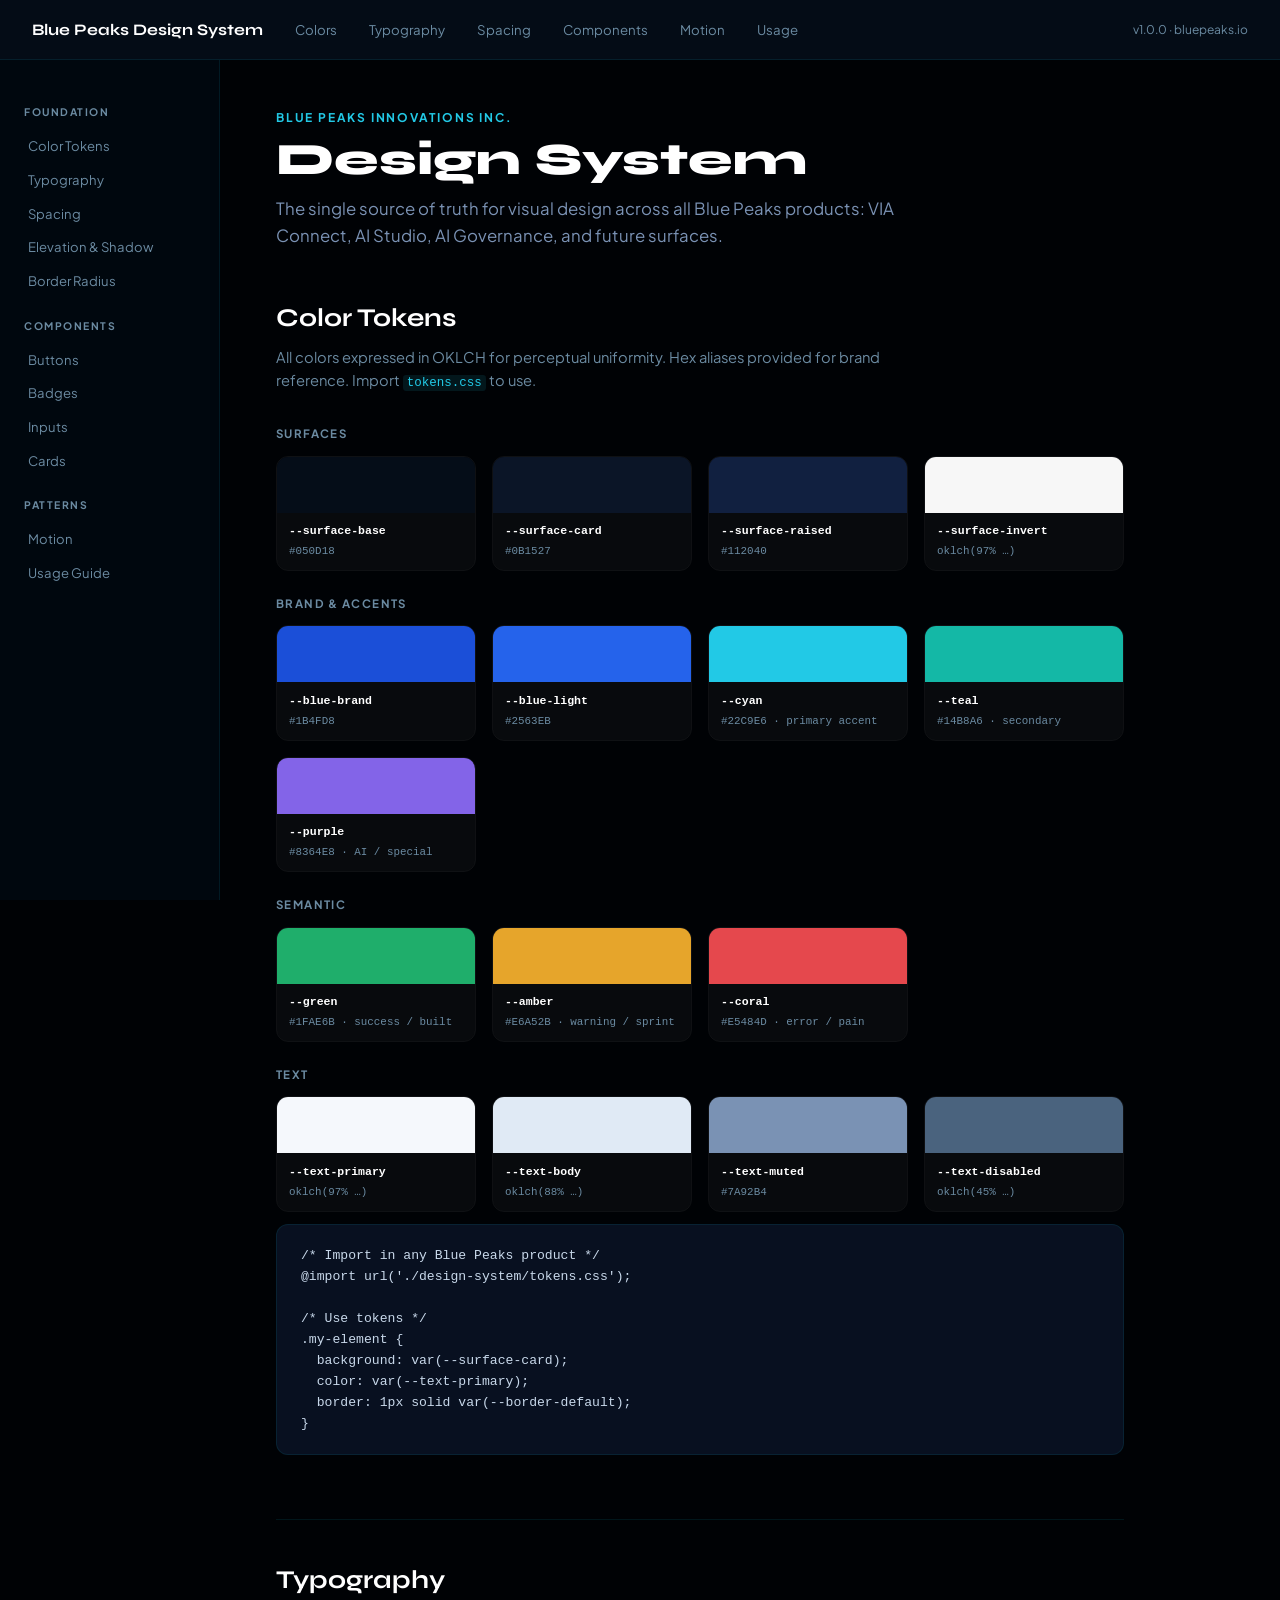
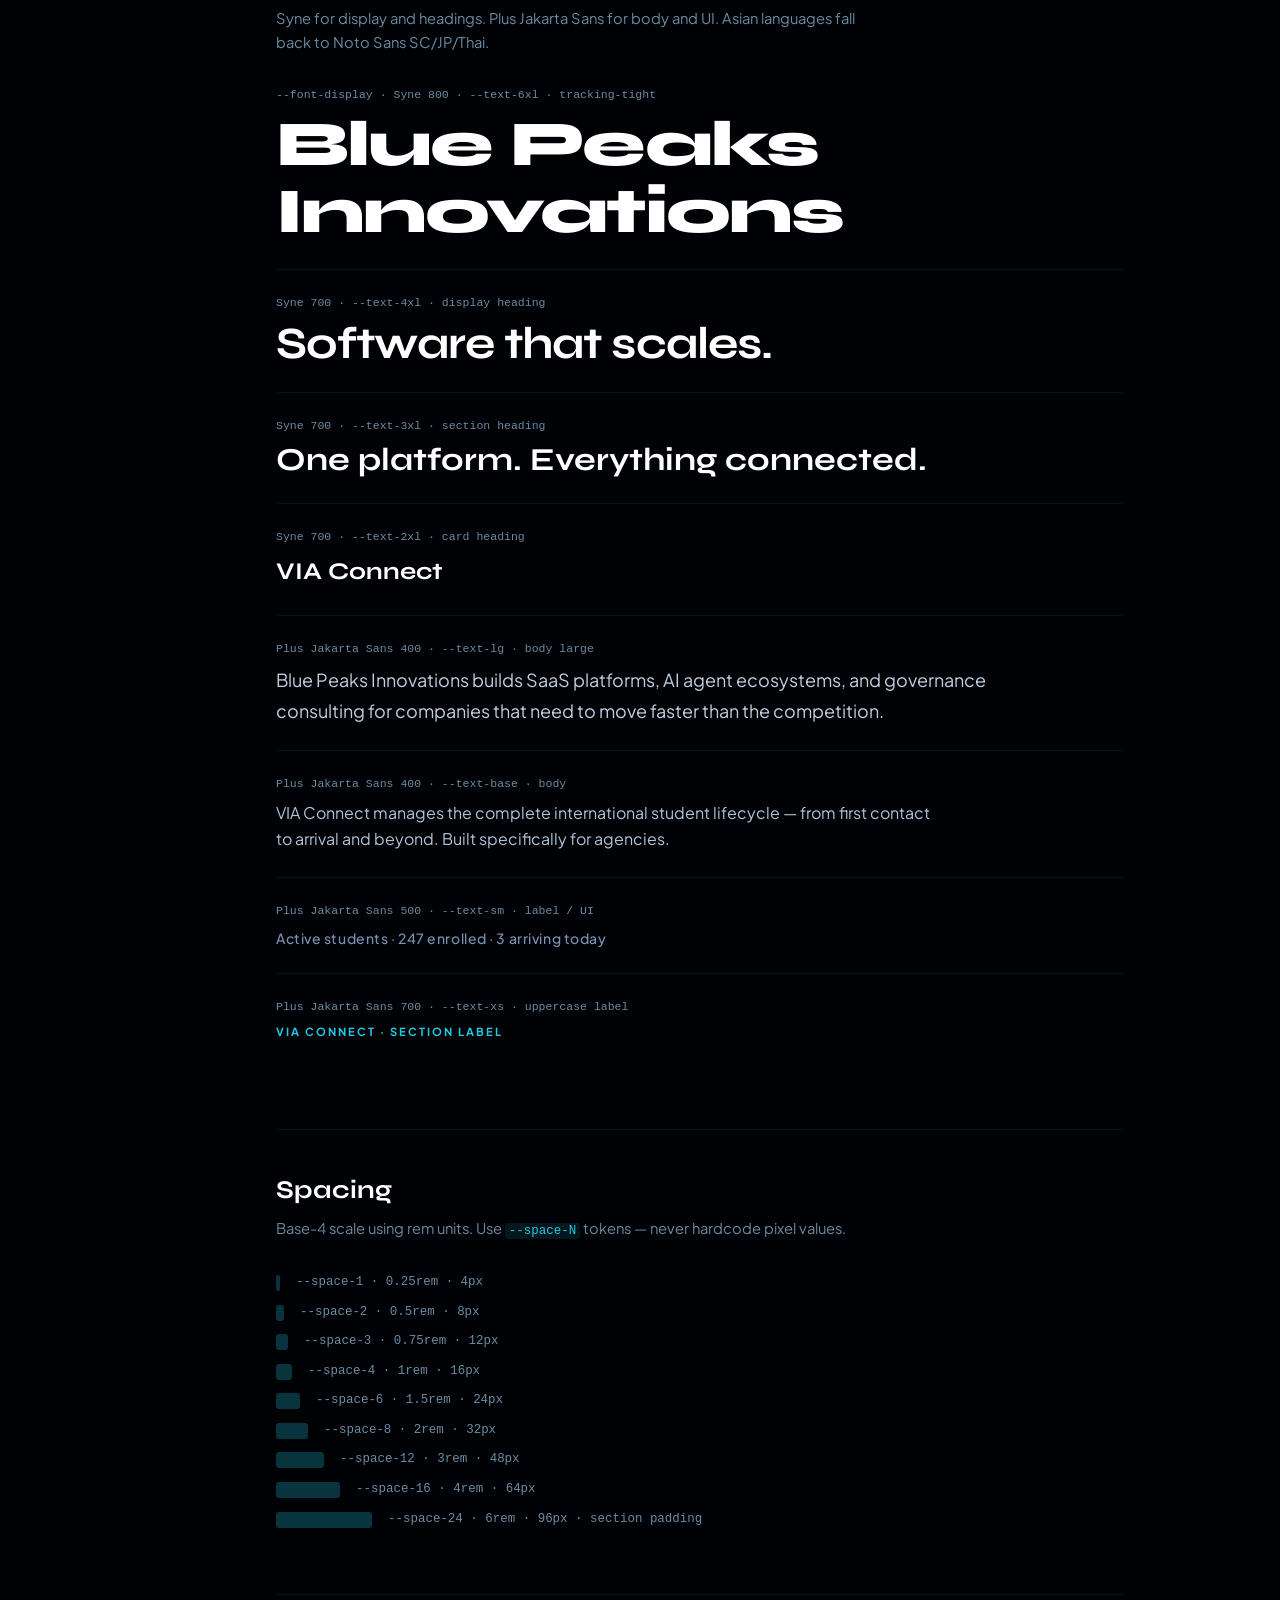
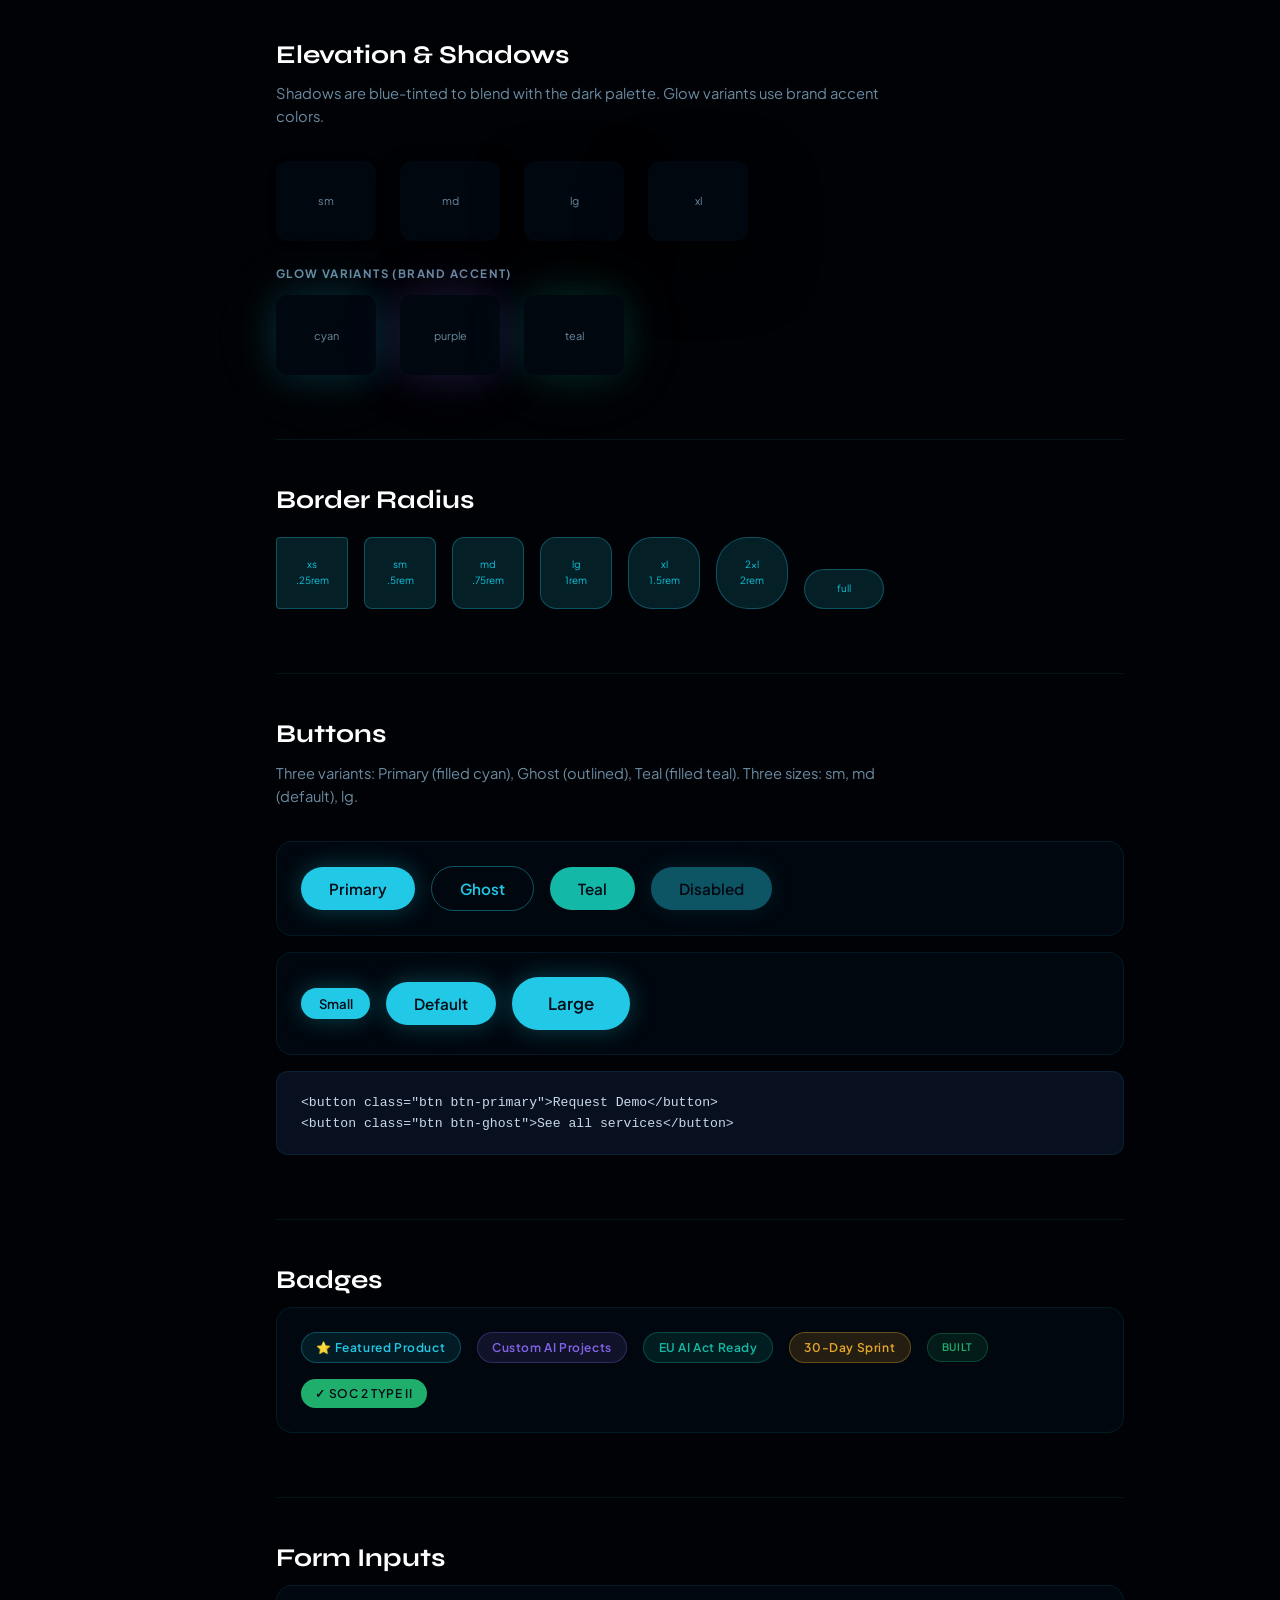
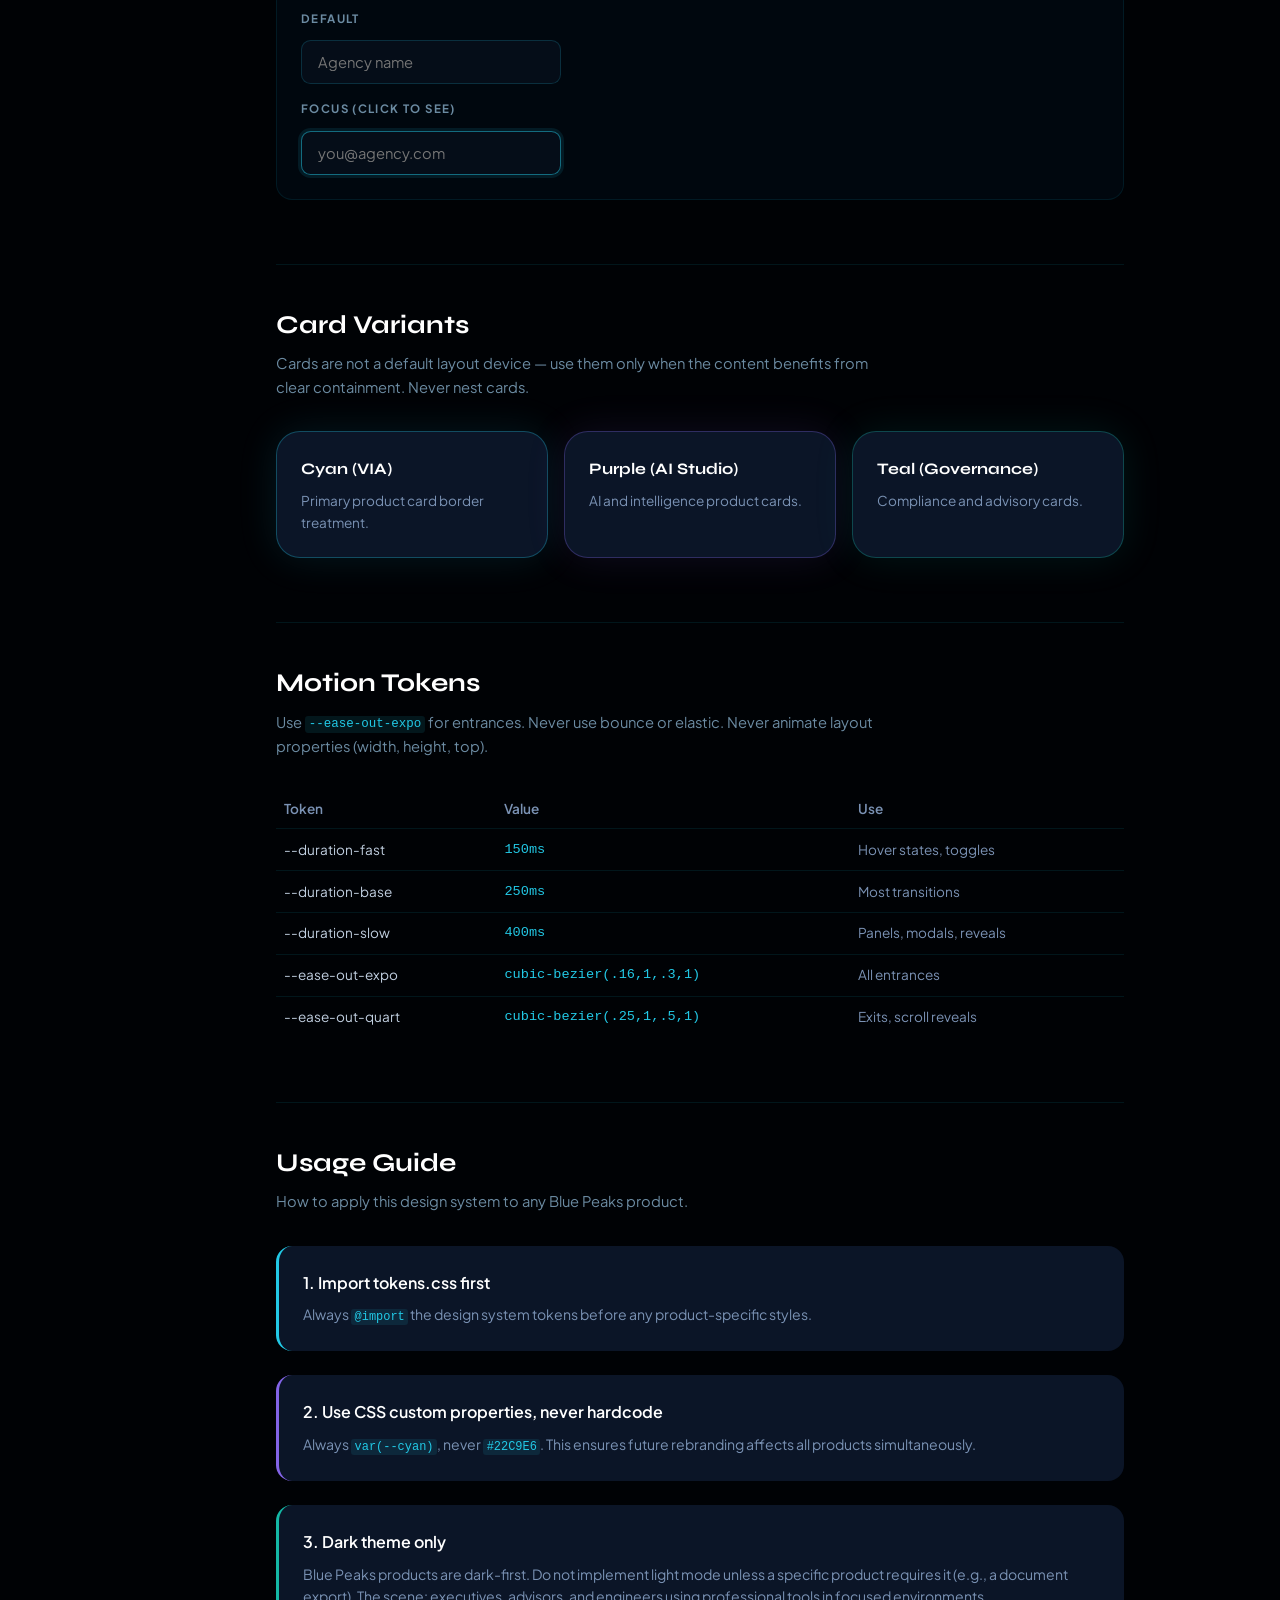
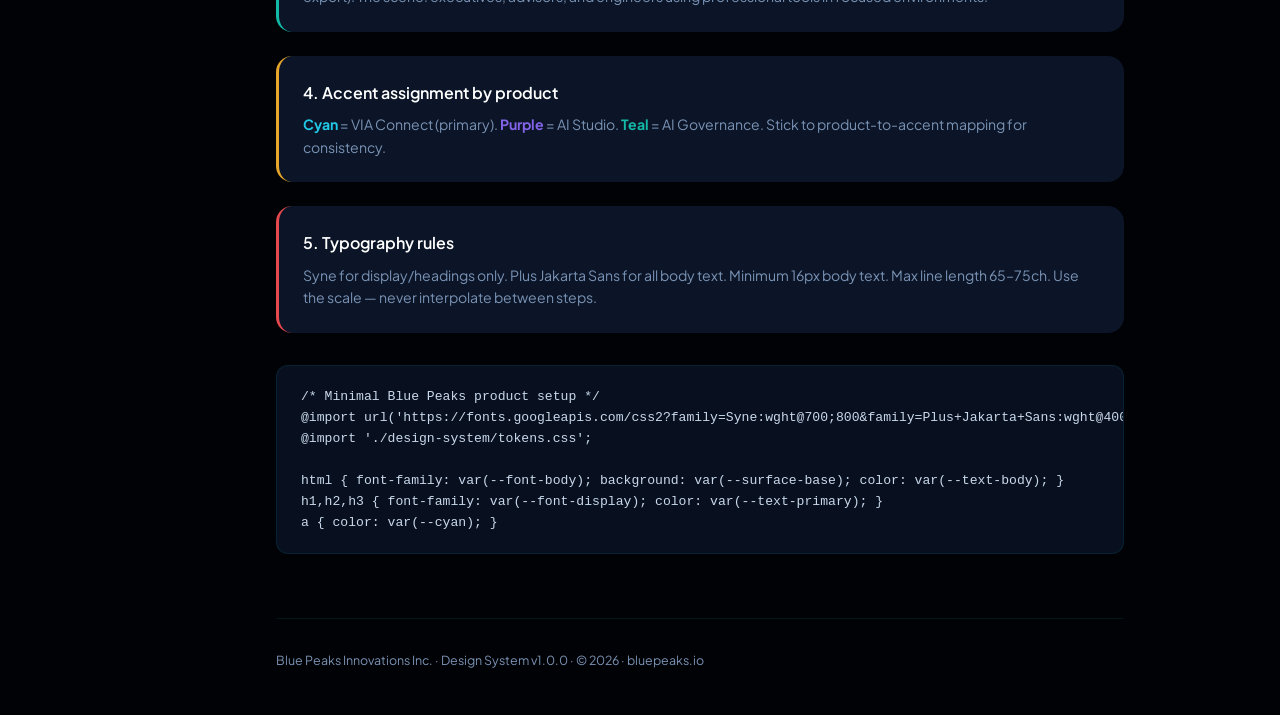
<file: design-system/index.html>
<!DOCTYPE html>
<html lang="en">
<head>
<meta charset="UTF-8">
<meta name="viewport" content="width=device-width,initial-scale=1.0">
<title>Blue Peaks Design System — v1.0</title>
<link rel="preconnect" href="https://fonts.googleapis.com">
<link href="https://fonts.googleapis.com/css2?family=Syne:wght@600;700;800&family=Plus+Jakarta+Sans:wght@400;500;600&display=swap" rel="stylesheet">
<link rel="stylesheet" href="./tokens.css">
<style>
*,*::before,*::after{box-sizing:border-box;margin:0;padding:0}
body{font-family:var(--font-body,'Plus Jakarta Sans',sans-serif);background:var(--surface-base,#050D18);color:#e8eef5;line-height:1.6}
.ds-nav{position:sticky;top:0;background:rgba(5,13,24,.95);backdrop-filter:blur(12px);border-bottom:1px solid var(--border-subtle);padding:0 2rem;height:60px;display:flex;align-items:center;gap:2rem;z-index:50}
.ds-nav-brand{font-family:var(--font-display,'Syne',sans-serif);font-size:1rem;font-weight:700;color:#fff}
.ds-nav a{font-size:.83rem;color:var(--text-muted,#7A92B4);text-decoration:none;transition:color .15s}
.ds-nav a:hover{color:#fff}
.ds-layout{display:grid;grid-template-columns:220px 1fr;min-height:100vh}
.ds-sidebar{position:sticky;top:60px;height:calc(100vh - 60px);overflow-y:auto;padding:1.5rem 1rem;border-right:1px solid var(--border-subtle);background:var(--surface-card,#0B1527)}
.ds-sidebar h3{font-size:.65rem;font-weight:700;letter-spacing:.15em;text-transform:uppercase;color:var(--text-muted);margin:1.25rem 0 .5rem .5rem}
.ds-sidebar a{display:block;padding:.4rem .75rem;border-radius:.5rem;font-size:.82rem;color:var(--text-muted);text-decoration:none;transition:all .15s}
.ds-sidebar a:hover,.ds-sidebar a.active{background:rgba(34,201,230,.08);color:var(--cyan,#22C9E6)}
.ds-content{padding:3rem 3.5rem;max-width:960px}
.ds-section{margin-bottom:4rem;scroll-margin-top:80px}
.ds-section-title{font-family:var(--font-display,'Syne',sans-serif);font-size:1.6rem;font-weight:700;color:#fff;margin-bottom:.4rem}
.ds-section-sub{font-size:.92rem;color:var(--text-muted);margin-bottom:2rem;max-width:55ch}
.ds-divider{height:1px;background:var(--border-subtle);margin:2.5rem 0}
/* Token grid */
.token-grid{display:grid;grid-template-columns:repeat(auto-fill,minmax(160px,1fr));gap:1rem}
.token-swatch{border-radius:.75rem;overflow:hidden;border:1px solid rgba(255,255,255,.06)}
.token-color{height:56px}
.token-info{padding:.6rem .75rem;background:rgba(255,255,255,.03)}
.token-name{font-size:.72rem;font-weight:600;color:#fff;font-family:monospace}
.token-value{font-size:.68rem;color:var(--text-muted);margin-top:.15rem;font-family:monospace}
/* Typography specimen */
.type-specimen{margin-bottom:1.5rem;padding-bottom:1.5rem;border-bottom:1px solid var(--border-subtle)}
.type-specimen:last-child{border-bottom:none}
.type-meta{font-size:.72rem;color:var(--text-muted);margin-bottom:.4rem;font-family:monospace}
/* Component demos */
.demo-row{display:flex;align-items:center;flex-wrap:wrap;gap:1rem;padding:1.5rem;background:var(--surface-card);border-radius:var(--radius-lg,1rem);border:1px solid var(--border-subtle);margin-bottom:1rem}
.demo-label{font-size:.72rem;font-weight:700;letter-spacing:.12em;text-transform:uppercase;color:var(--text-muted);margin-bottom:.75rem}
/* Spacing ruler */
.spacing-row{display:flex;align-items:center;gap:1rem;margin-bottom:.6rem}
.spacing-block{background:rgba(34,201,230,.25);border-radius:3px;flex-shrink:0}
.spacing-info{font-size:.78rem;color:var(--text-muted);font-family:monospace}
/* Elevation */
.elevation-row{display:flex;gap:1.5rem;flex-wrap:wrap}
.elevation-card{width:100px;height:80px;border-radius:var(--radius-md,.75rem);background:var(--surface-card);display:flex;align-items:center;justify-content:center;font-size:.68rem;color:var(--text-muted)}
/* Radius */
.radius-row{display:flex;gap:1rem;flex-wrap:wrap;align-items:flex-end}
.radius-box{width:72px;height:72px;background:rgba(34,201,230,.15);border:1px solid rgba(34,201,230,.3);display:flex;align-items:center;justify-content:center;font-size:.62rem;color:var(--cyan);text-align:center}
/* Motion */
.motion-row{display:flex;gap:1rem;flex-wrap:wrap}
.motion-card{padding:.75rem 1.25rem;background:var(--surface-raised,#112040);border-radius:.75rem;border:1px solid var(--border-subtle);cursor:pointer;font-size:.82rem;color:#fff}
/* Buttons reused from main site */
.btn{display:inline-flex;align-items:center;gap:.5rem;padding:.75rem 1.75rem;border-radius:9999px;font-weight:600;font-size:.95rem;font-family:inherit;cursor:pointer;border:none;transition:all .2s cubic-bezier(.16,1,.3,1)}
.btn-primary{background:#22C9E6;color:#050D18;box-shadow:0 0 24px rgba(34,201,230,.3)}
.btn-primary:hover{background:#3dd4eb;transform:translateY(-1px)}
.btn-ghost{border:1.5px solid rgba(34,201,230,.4);color:#22C9E6;background:transparent}
.btn-ghost:hover{background:rgba(34,201,230,.08)}
.btn-sm{padding:.45rem 1.1rem;font-size:.82rem}
.btn-lg{padding:1rem 2.25rem;font-size:1.05rem}
/* Badges */
.badge{display:inline-flex;align-items:center;gap:.4rem;padding:.3rem .9rem;border-radius:9999px;font-size:.75rem;font-weight:600;letter-spacing:.05em}
/* Input */
.input-demo{background:#050D18;border:1px solid rgba(34,201,230,.18);border-radius:.6rem;padding:.75rem 1rem;font-size:.92rem;color:#fff;font-family:inherit;outline:none;width:260px;transition:border-color .15s,box-shadow .15s}
.input-demo:focus{border-color:rgba(34,201,230,.5);box-shadow:0 0 0 3px rgba(34,201,230,.1)}
/* Code block */
pre{background:rgba(11,21,39,.8);border:1px solid var(--border-subtle);border-radius:.75rem;padding:1.25rem 1.5rem;font-size:.82rem;color:#c8d8ea;overflow-x:auto;margin-top:.75rem;font-family:'JetBrains Mono','Fira Code',monospace;line-height:1.6}
code{font-family:monospace;font-size:.85em;color:#22C9E6;background:rgba(34,201,230,.1);padding:.1em .3em;border-radius:.25em}
</style>
</head>
<body>

<nav class="ds-nav">
  <span class="ds-nav-brand">Blue Peaks Design System</span>
  <a href="#colors">Colors</a>
  <a href="#typography">Typography</a>
  <a href="#spacing">Spacing</a>
  <a href="#components">Components</a>
  <a href="#motion">Motion</a>
  <a href="#usage">Usage</a>
  <span style="margin-left:auto;font-size:.75rem;color:var(--text-muted)">v1.0.0 · bluepeaks.io</span>
</nav>

<div class="ds-layout">
  <aside class="ds-sidebar">
    <h3>Foundation</h3>
    <a href="#colors">Color Tokens</a>
    <a href="#typography">Typography</a>
    <a href="#spacing">Spacing</a>
    <a href="#elevation">Elevation &amp; Shadow</a>
    <a href="#radius">Border Radius</a>
    <h3>Components</h3>
    <a href="#buttons">Buttons</a>
    <a href="#badges">Badges</a>
    <a href="#inputs">Inputs</a>
    <a href="#cards">Cards</a>
    <h3>Patterns</h3>
    <a href="#motion">Motion</a>
    <a href="#usage">Usage Guide</a>
  </aside>

  <main class="ds-content">

    <!-- HEADER -->
    <div style="margin-bottom:3rem">
      <p style="font-size:.75rem;font-weight:700;letter-spacing:.15em;text-transform:uppercase;color:#22C9E6;margin-bottom:.5rem">Blue Peaks Innovations Inc.</p>
      <h1 style="font-family:'Syne',sans-serif;font-size:2.8rem;font-weight:800;color:#fff;line-height:1.1;margin-bottom:.75rem">Design System</h1>
      <p style="color:#7A92B4;max-width:52ch;font-size:1.05rem">The single source of truth for visual design across all Blue Peaks products: VIA Connect, AI Studio, AI Governance, and future surfaces.</p>
    </div>

    <!-- COLORS -->
    <section class="ds-section" id="colors">
      <div class="ds-section-title">Color Tokens</div>
      <p class="ds-section-sub">All colors expressed in OKLCH for perceptual uniformity. Hex aliases provided for brand reference. Import <code>tokens.css</code> to use.</p>

      <div class="demo-label">Surfaces</div>
      <div class="token-grid" style="margin-bottom:1.5rem">
        <div class="token-swatch"><div class="token-color" style="background:#050D18"></div><div class="token-info"><div class="token-name">--surface-base</div><div class="token-value">#050D18</div></div></div>
        <div class="token-swatch"><div class="token-color" style="background:#0B1527"></div><div class="token-info"><div class="token-name">--surface-card</div><div class="token-value">#0B1527</div></div></div>
        <div class="token-swatch"><div class="token-color" style="background:#112040"></div><div class="token-info"><div class="token-name">--surface-raised</div><div class="token-value">#112040</div></div></div>
        <div class="token-swatch"><div class="token-color" style="background:rgba(255,255,255,.97)"></div><div class="token-info"><div class="token-name">--surface-invert</div><div class="token-value">oklch(97% …)</div></div></div>
      </div>

      <div class="demo-label">Brand &amp; Accents</div>
      <div class="token-grid" style="margin-bottom:1.5rem">
        <div class="token-swatch"><div class="token-color" style="background:#1B4FD8"></div><div class="token-info"><div class="token-name">--blue-brand</div><div class="token-value">#1B4FD8</div></div></div>
        <div class="token-swatch"><div class="token-color" style="background:#2563EB"></div><div class="token-info"><div class="token-name">--blue-light</div><div class="token-value">#2563EB</div></div></div>
        <div class="token-swatch"><div class="token-color" style="background:#22C9E6"></div><div class="token-info"><div class="token-name">--cyan</div><div class="token-value">#22C9E6 · primary accent</div></div></div>
        <div class="token-swatch"><div class="token-color" style="background:#14B8A6"></div><div class="token-info"><div class="token-name">--teal</div><div class="token-value">#14B8A6 · secondary</div></div></div>
        <div class="token-swatch"><div class="token-color" style="background:#8364E8"></div><div class="token-info"><div class="token-name">--purple</div><div class="token-value">#8364E8 · AI / special</div></div></div>
      </div>

      <div class="demo-label">Semantic</div>
      <div class="token-grid" style="margin-bottom:1.5rem">
        <div class="token-swatch"><div class="token-color" style="background:#1FAE6B"></div><div class="token-info"><div class="token-name">--green</div><div class="token-value">#1FAE6B · success / built</div></div></div>
        <div class="token-swatch"><div class="token-color" style="background:#E6A52B"></div><div class="token-info"><div class="token-name">--amber</div><div class="token-value">#E6A52B · warning / sprint</div></div></div>
        <div class="token-swatch"><div class="token-color" style="background:#E5484D"></div><div class="token-info"><div class="token-name">--coral</div><div class="token-value">#E5484D · error / pain</div></div></div>
      </div>

      <div class="demo-label">Text</div>
      <div class="token-grid">
        <div class="token-swatch"><div class="token-color" style="background:#f5f8fc"></div><div class="token-info"><div class="token-name">--text-primary</div><div class="token-value">oklch(97% …)</div></div></div>
        <div class="token-swatch"><div class="token-color" style="background:#e0eaf5"></div><div class="token-info"><div class="token-name">--text-body</div><div class="token-value">oklch(88% …)</div></div></div>
        <div class="token-swatch"><div class="token-color" style="background:#7A92B4"></div><div class="token-info"><div class="token-name">--text-muted</div><div class="token-value">#7A92B4</div></div></div>
        <div class="token-swatch"><div class="token-color" style="background:#4a637e"></div><div class="token-info"><div class="token-name">--text-disabled</div><div class="token-value">oklch(45% …)</div></div></div>
      </div>

      <pre>/* Import in any Blue Peaks product */
@import url('./design-system/tokens.css');

/* Use tokens */
.my-element {
  background: var(--surface-card);
  color: var(--text-primary);
  border: 1px solid var(--border-default);
}</pre>
    </section>

    <div class="ds-divider"></div>

    <!-- TYPOGRAPHY -->
    <section class="ds-section" id="typography">
      <div class="ds-section-title">Typography</div>
      <p class="ds-section-sub">Syne for display and headings. Plus Jakarta Sans for body and UI. Asian languages fall back to Noto Sans SC/JP/Thai.</p>

      <div class="type-specimen">
        <div class="type-meta">--font-display · Syne 800 · --text-6xl · tracking-tight</div>
        <div style="font-family:'Syne',sans-serif;font-size:clamp(2.5rem,5vw,4.5rem);font-weight:800;color:#fff;line-height:1.05;letter-spacing:-.03em">Blue Peaks<br>Innovations</div>
      </div>
      <div class="type-specimen">
        <div class="type-meta">Syne 700 · --text-4xl · display heading</div>
        <div style="font-family:'Syne',sans-serif;font-size:2.8rem;font-weight:700;color:#fff;line-height:1.1;letter-spacing:-.02em">Software that scales.</div>
      </div>
      <div class="type-specimen">
        <div class="type-meta">Syne 700 · --text-3xl · section heading</div>
        <div style="font-family:'Syne',sans-serif;font-size:2rem;font-weight:700;color:#fff;line-height:1.15">One platform. Everything connected.</div>
      </div>
      <div class="type-specimen">
        <div class="type-meta">Syne 700 · --text-2xl · card heading</div>
        <div style="font-family:'Syne',sans-serif;font-size:1.5rem;font-weight:700;color:#fff">VIA Connect</div>
      </div>
      <div class="type-specimen">
        <div class="type-meta">Plus Jakarta Sans 400 · --text-lg · body large</div>
        <div style="font-size:1.125rem;color:#c0cfe0;line-height:1.7;max-width:55ch">Blue Peaks Innovations builds SaaS platforms, AI agent ecosystems, and governance consulting for companies that need to move faster than the competition.</div>
      </div>
      <div class="type-specimen">
        <div class="type-meta">Plus Jakarta Sans 400 · --text-base · body</div>
        <div style="font-size:1rem;color:#b0c4d8;line-height:1.65;max-width:55ch">VIA Connect manages the complete international student lifecycle — from first contact to arrival and beyond. Built specifically for agencies.</div>
      </div>
      <div class="type-specimen">
        <div class="type-meta">Plus Jakarta Sans 500 · --text-sm · label / UI</div>
        <div style="font-size:.875rem;font-weight:500;color:#7A92B4;letter-spacing:.04em">Active students · 247 enrolled · 3 arriving today</div>
      </div>
      <div class="type-specimen">
        <div class="type-meta">Plus Jakarta Sans 700 · --text-xs · uppercase label</div>
        <div style="font-size:.7rem;font-weight:700;letter-spacing:.18em;text-transform:uppercase;color:#22C9E6">VIA Connect · Section Label</div>
      </div>
    </section>

    <div class="ds-divider"></div>

    <!-- SPACING -->
    <section class="ds-section" id="spacing">
      <div class="ds-section-title">Spacing</div>
      <p class="ds-section-sub">Base-4 scale using rem units. Use <code>--space-N</code> tokens — never hardcode pixel values.</p>
      <div style="margin-top:1rem">
        <div class="spacing-row"><div class="spacing-block" style="width:4px;height:16px"></div><div class="spacing-info">--space-1 · 0.25rem · 4px</div></div>
        <div class="spacing-row"><div class="spacing-block" style="width:8px;height:16px"></div><div class="spacing-info">--space-2 · 0.5rem · 8px</div></div>
        <div class="spacing-row"><div class="spacing-block" style="width:12px;height:16px"></div><div class="spacing-info">--space-3 · 0.75rem · 12px</div></div>
        <div class="spacing-row"><div class="spacing-block" style="width:16px;height:16px"></div><div class="spacing-info">--space-4 · 1rem · 16px</div></div>
        <div class="spacing-row"><div class="spacing-block" style="width:24px;height:16px"></div><div class="spacing-info">--space-6 · 1.5rem · 24px</div></div>
        <div class="spacing-row"><div class="spacing-block" style="width:32px;height:16px"></div><div class="spacing-info">--space-8 · 2rem · 32px</div></div>
        <div class="spacing-row"><div class="spacing-block" style="width:48px;height:16px"></div><div class="spacing-info">--space-12 · 3rem · 48px</div></div>
        <div class="spacing-row"><div class="spacing-block" style="width:64px;height:16px"></div><div class="spacing-info">--space-16 · 4rem · 64px</div></div>
        <div class="spacing-row"><div class="spacing-block" style="width:96px;height:16px"></div><div class="spacing-info">--space-24 · 6rem · 96px · section padding</div></div>
      </div>
    </section>

    <div class="ds-divider"></div>

    <!-- ELEVATION -->
    <section class="ds-section" id="elevation">
      <div class="ds-section-title">Elevation &amp; Shadows</div>
      <p class="ds-section-sub">Shadows are blue-tinted to blend with the dark palette. Glow variants use brand accent colors.</p>
      <div class="elevation-row" style="margin-bottom:1.5rem">
        <div class="elevation-card" style="box-shadow:0 2px 8px rgba(0,0,0,.3)">sm</div>
        <div class="elevation-card" style="box-shadow:0 8px 24px rgba(0,0,0,.4)">md</div>
        <div class="elevation-card" style="box-shadow:0 16px 48px rgba(0,0,0,.5)">lg</div>
        <div class="elevation-card" style="box-shadow:0 24px 64px rgba(0,0,0,.6)">xl</div>
      </div>
      <div class="demo-label">Glow variants (brand accent)</div>
      <div class="elevation-row">
        <div class="elevation-card" style="box-shadow:0 0 40px rgba(34,201,230,.2),0 0 80px rgba(34,201,230,.08)">cyan</div>
        <div class="elevation-card" style="box-shadow:0 0 40px rgba(131,100,232,.2),0 0 80px rgba(131,100,232,.08)">purple</div>
        <div class="elevation-card" style="box-shadow:0 0 40px rgba(20,184,166,.2),0 0 80px rgba(20,184,166,.08)">teal</div>
      </div>
    </section>

    <div class="ds-divider"></div>

    <!-- RADIUS -->
    <section class="ds-section" id="radius">
      <div class="ds-section-title">Border Radius</div>
      <div class="radius-row" style="margin-top:1rem">
        <div class="radius-box" style="border-radius:.25rem">xs<br>.25rem</div>
        <div class="radius-box" style="border-radius:.5rem">sm<br>.5rem</div>
        <div class="radius-box" style="border-radius:.75rem">md<br>.75rem</div>
        <div class="radius-box" style="border-radius:1rem">lg<br>1rem</div>
        <div class="radius-box" style="border-radius:1.5rem">xl<br>1.5rem</div>
        <div class="radius-box" style="border-radius:2rem">2xl<br>2rem</div>
        <div class="radius-box" style="border-radius:9999px;width:80px;height:40px">full</div>
      </div>
    </section>

    <div class="ds-divider"></div>

    <!-- COMPONENTS: BUTTONS -->
    <section class="ds-section" id="buttons">
      <div class="ds-section-title">Buttons</div>
      <p class="ds-section-sub">Three variants: Primary (filled cyan), Ghost (outlined), Teal (filled teal). Three sizes: sm, md (default), lg.</p>
      <div class="demo-row">
        <button class="btn btn-primary">Primary</button>
        <button class="btn btn-ghost">Ghost</button>
        <button class="btn" style="background:#14B8A6;color:#050D18">Teal</button>
        <button class="btn btn-primary" disabled style="opacity:.4;cursor:not-allowed">Disabled</button>
      </div>
      <div class="demo-row">
        <button class="btn btn-primary btn-sm">Small</button>
        <button class="btn btn-primary">Default</button>
        <button class="btn btn-primary btn-lg">Large</button>
      </div>
      <pre>&lt;button class="btn btn-primary"&gt;Request Demo&lt;/button&gt;
&lt;button class="btn btn-ghost"&gt;See all services&lt;/button&gt;</pre>
    </section>

    <div class="ds-divider"></div>

    <!-- BADGES -->
    <section class="ds-section" id="badges">
      <div class="ds-section-title">Badges</div>
      <div class="demo-row">
        <span class="badge" style="background:rgba(34,201,230,.1);border:1px solid rgba(34,201,230,.3);color:#22C9E6">⭐ Featured Product</span>
        <span class="badge" style="background:rgba(131,100,232,.12);border:1px solid rgba(131,100,232,.3);color:#8364E8">Custom AI Projects</span>
        <span class="badge" style="background:rgba(20,184,166,.12);border:1px solid rgba(20,184,166,.3);color:#14B8A6">EU AI Act Ready</span>
        <span class="badge" style="background:rgba(230,165,43,.15);border:1px solid rgba(230,165,43,.35);color:#E6A52B">30-Day Sprint</span>
        <span class="badge" style="background:rgba(31,174,107,.12);border:1px solid rgba(31,174,107,.3);color:#1FAE6B;font-size:.65rem">BUILT</span>
        <span class="badge" style="background:#1FAE6B;color:#050D18">✓ SOC 2 TYPE II</span>
      </div>
    </section>

    <div class="ds-divider"></div>

    <!-- INPUTS -->
    <section class="ds-section" id="inputs">
      <div class="ds-section-title">Form Inputs</div>
      <div class="demo-row" style="flex-direction:column;align-items:flex-start;gap:1rem">
        <div>
          <div class="demo-label">Default</div>
          <input class="input-demo" type="text" placeholder="Agency name">
        </div>
        <div>
          <div class="demo-label">Focus (click to see)</div>
          <input class="input-demo" type="email" placeholder="you@agency.com" style="border-color:rgba(34,201,230,.5);box-shadow:0 0 0 3px rgba(34,201,230,.1)">
        </div>
      </div>
    </section>

    <div class="ds-divider"></div>

    <!-- CARDS -->
    <section class="ds-section" id="cards">
      <div class="ds-section-title">Card Variants</div>
      <p class="ds-section-sub">Cards are not a default layout device — use them only when the content benefits from clear containment. Never nest cards.</p>
      <div style="display:grid;grid-template-columns:repeat(3,1fr);gap:1rem;margin-top:1rem">
        <div style="padding:1.5rem;border-radius:1.5rem;background:#0B1527;border:1px solid rgba(34,201,230,.3);box-shadow:0 0 40px rgba(34,201,230,.12)">
          <div style="font-family:'Syne',sans-serif;font-weight:700;color:#fff;margin-bottom:.5rem">Cyan (VIA)</div>
          <p style="font-size:.85rem;color:#7A92B4">Primary product card border treatment.</p>
        </div>
        <div style="padding:1.5rem;border-radius:1.5rem;background:#0B1527;border:1px solid rgba(131,100,232,.3);box-shadow:0 0 40px rgba(131,100,232,.12)">
          <div style="font-family:'Syne',sans-serif;font-weight:700;color:#fff;margin-bottom:.5rem">Purple (AI Studio)</div>
          <p style="font-size:.85rem;color:#7A92B4">AI and intelligence product cards.</p>
        </div>
        <div style="padding:1.5rem;border-radius:1.5rem;background:#0B1527;border:1px solid rgba(20,184,166,.3);box-shadow:0 0 40px rgba(20,184,166,.12)">
          <div style="font-family:'Syne',sans-serif;font-weight:700;color:#fff;margin-bottom:.5rem">Teal (Governance)</div>
          <p style="font-size:.85rem;color:#7A92B4">Compliance and advisory cards.</p>
        </div>
      </div>
    </section>

    <div class="ds-divider"></div>

    <!-- MOTION -->
    <section class="ds-section" id="motion">
      <div class="ds-section-title">Motion Tokens</div>
      <p class="ds-section-sub">Use <code>--ease-out-expo</code> for entrances. Never use bounce or elastic. Never animate layout properties (width, height, top).</p>
      <table style="width:100%;border-collapse:collapse;font-size:.85rem;margin-top:1rem">
        <thead><tr style="border-bottom:1px solid var(--border-subtle)">
          <th style="text-align:left;padding:.5rem;color:#7A92B4;font-weight:600">Token</th>
          <th style="text-align:left;padding:.5rem;color:#7A92B4;font-weight:600">Value</th>
          <th style="text-align:left;padding:.5rem;color:#7A92B4;font-weight:600">Use</th>
        </tr></thead>
        <tbody>
          <tr style="border-bottom:1px solid var(--border-subtle)"><td style="padding:.6rem .5rem;color:#c0cfe0">--duration-fast</td><td style="padding:.6rem .5rem;color:#22C9E6;font-family:monospace">150ms</td><td style="padding:.6rem .5rem;color:#7A92B4">Hover states, toggles</td></tr>
          <tr style="border-bottom:1px solid var(--border-subtle)"><td style="padding:.6rem .5rem;color:#c0cfe0">--duration-base</td><td style="padding:.6rem .5rem;color:#22C9E6;font-family:monospace">250ms</td><td style="padding:.6rem .5rem;color:#7A92B4">Most transitions</td></tr>
          <tr style="border-bottom:1px solid var(--border-subtle)"><td style="padding:.6rem .5rem;color:#c0cfe0">--duration-slow</td><td style="padding:.6rem .5rem;color:#22C9E6;font-family:monospace">400ms</td><td style="padding:.6rem .5rem;color:#7A92B4">Panels, modals, reveals</td></tr>
          <tr style="border-bottom:1px solid var(--border-subtle)"><td style="padding:.6rem .5rem;color:#c0cfe0">--ease-out-expo</td><td style="padding:.6rem .5rem;color:#22C9E6;font-family:monospace">cubic-bezier(.16,1,.3,1)</td><td style="padding:.6rem .5rem;color:#7A92B4">All entrances</td></tr>
          <tr><td style="padding:.6rem .5rem;color:#c0cfe0">--ease-out-quart</td><td style="padding:.6rem .5rem;color:#22C9E6;font-family:monospace">cubic-bezier(.25,1,.5,1)</td><td style="padding:.6rem .5rem;color:#7A92B4">Exits, scroll reveals</td></tr>
        </tbody>
      </table>
    </section>

    <div class="ds-divider"></div>

    <!-- USAGE GUIDE -->
    <section class="ds-section" id="usage">
      <div class="ds-section-title">Usage Guide</div>
      <p class="ds-section-sub">How to apply this design system to any Blue Peaks product.</p>

      <div style="display:flex;flex-direction:column;gap:1.5rem">
        <div style="padding:1.5rem;background:#0B1527;border-radius:1rem;border-left:3px solid #22C9E6">
          <div style="font-weight:600;color:#fff;margin-bottom:.5rem">1. Import tokens.css first</div>
          <p style="font-size:.88rem;color:#7A92B4">Always <code>@import</code> the design system tokens before any product-specific styles.</p>
        </div>
        <div style="padding:1.5rem;background:#0B1527;border-radius:1rem;border-left:3px solid #8364E8">
          <div style="font-weight:600;color:#fff;margin-bottom:.5rem">2. Use CSS custom properties, never hardcode</div>
          <p style="font-size:.88rem;color:#7A92B4">Always <code>var(--cyan)</code>, never <code>#22C9E6</code>. This ensures future rebranding affects all products simultaneously.</p>
        </div>
        <div style="padding:1.5rem;background:#0B1527;border-radius:1rem;border-left:3px solid #14B8A6">
          <div style="font-weight:600;color:#fff;margin-bottom:.5rem">3. Dark theme only</div>
          <p style="font-size:.88rem;color:#7A92B4">Blue Peaks products are dark-first. Do not implement light mode unless a specific product requires it (e.g., a document export). The scene: executives, advisors, and engineers using professional tools in focused environments.</p>
        </div>
        <div style="padding:1.5rem;background:#0B1527;border-radius:1rem;border-left:3px solid #E6A52B">
          <div style="font-weight:600;color:#fff;margin-bottom:.5rem">4. Accent assignment by product</div>
          <p style="font-size:.88rem;color:#7A92B4"><strong style="color:#22C9E6">Cyan</strong> = VIA Connect (primary). <strong style="color:#8364E8">Purple</strong> = AI Studio. <strong style="color:#14B8A6">Teal</strong> = AI Governance. Stick to product-to-accent mapping for consistency.</p>
        </div>
        <div style="padding:1.5rem;background:#0B1527;border-radius:1rem;border-left:3px solid #E5484D">
          <div style="font-weight:600;color:#fff;margin-bottom:.5rem">5. Typography rules</div>
          <p style="font-size:.88rem;color:#7A92B4">Syne for display/headings only. Plus Jakarta Sans for all body text. Minimum 16px body text. Max line length 65–75ch. Use the scale — never interpolate between steps.</p>
        </div>
      </div>

      <pre style="margin-top:2rem">/* Minimal Blue Peaks product setup */
@import url('https://fonts.googleapis.com/css2?family=Syne:wght@700;800&family=Plus+Jakarta+Sans:wght@400;500;600&display=swap');
@import './design-system/tokens.css';

html { font-family: var(--font-body); background: var(--surface-base); color: var(--text-body); }
h1,h2,h3 { font-family: var(--font-display); color: var(--text-primary); }
a { color: var(--cyan); }</pre>
    </section>

    <div style="margin-top:4rem;padding-top:2rem;border-top:1px solid var(--border-subtle);font-size:.78rem;color:#7A92B4">
      Blue Peaks Innovations Inc. · Design System v1.0.0 · © 2026 · bluepeaks.io
    </div>

  </main>
</div>
</body>
</html>
</file>
<file: design-system/tokens.css>
/* =============================================================
   BLUE PEAKS INNOVATIONS — DESIGN SYSTEM TOKENS
   Version: 1.0.0  |  bluepeaks.io
   Apply to any Blue Peaks product: VIA Connect, AI Studio, etc.
   ============================================================= */

/* ------------------------------------------------------------- */
/*  COLOR TOKENS — OKLCH                                          */
/* ------------------------------------------------------------- */
:root {
  /* ---- SURFACES ---- */
  --surface-base:    oklch(8% 0.022 240);    /* #050D18 — primary bg    */
  --surface-card:    oklch(12% 0.026 240);   /* #0B1527 — card/panel    */
  --surface-raised:  oklch(16% 0.032 240);   /* #112040 — alt sections  */
  --surface-overlay: oklch(20% 0.035 240);   /* hover states / dropdowns*/
  --surface-invert:  oklch(97% 0.005 240);   /* near-white on dark       */

  /* ---- BRAND BLUES ---- */
  --blue-brand:  oklch(42% 0.220 258);   /* #1B4FD8 — logo blue         */
  --blue-light:  oklch(50% 0.230 255);   /* #2563EB — primary UI blue   */
  --blue-subtle: oklch(25% 0.060 250);   /* muted blue for backgrounds  */

  /* ---- ACCENTS ---- */
  --cyan:        oklch(76% 0.130 210);   /* #22C9E6 — primary accent    */
  --cyan-dim:    oklch(76% 0.130 210 / 0.15);
  --cyan-glow:   oklch(76% 0.130 210 / 0.30);
  --teal:        oklch(68% 0.120 190);   /* #14B8A6 — secondary accent  */
  --teal-dim:    oklch(68% 0.120 190 / 0.15);
  --purple:      oklch(55% 0.220 285);   /* #8364E8 — AI / special      */
  --purple-dim:  oklch(55% 0.220 285 / 0.15);

  /* ---- SEMANTIC ---- */
  --green:   oklch(65% 0.180 155);   /* success / BUILT               */
  --amber:   oklch(72% 0.170 75);    /* warning / sprint              */
  --coral:   oklch(55% 0.220 25);    /* error / pain point            */

  /* ---- TEXT ---- */
  --text-primary:  oklch(97% 0.005 240);   /* headlines / labels        */
  --text-body:     oklch(88% 0.010 240);   /* body copy                 */
  --text-muted:    oklch(62% 0.050 240);   /* #7A92B4 — secondary text  */
  --text-disabled: oklch(45% 0.030 240);

  /* ---- BORDERS ---- */
  --border-subtle:  oklch(76% 0.130 210 / 0.10);
  --border-default: oklch(76% 0.130 210 / 0.18);
  --border-strong:  oklch(76% 0.130 210 / 0.35);
  --border-cyan:    oklch(76% 0.130 210 / 0.50);
  --border-teal:    oklch(68% 0.120 190 / 0.50);
  --border-purple:  oklch(55% 0.220 285 / 0.50);

  /* ---- RAW HEX (brand reference) ---- */
  --hex-bg-deep:    #050D18;
  --hex-bg-card:    #0B1527;
  --hex-bg-alt:     #112040;
  --hex-blue-brand: #1B4FD8;
  --hex-blue-light: #2563EB;
  --hex-cyan:       #22C9E6;
  --hex-teal:       #14B8A6;
  --hex-green:      #1FAE6B;
  --hex-amber:      #E6A52B;
  --hex-coral:      #E5484D;
  --hex-purple:     #8364E8;
}

/* ------------------------------------------------------------- */
/*  TYPOGRAPHY TOKENS                                             */
/* ------------------------------------------------------------- */
:root {
  --font-display: 'Syne', sans-serif;
  --font-body:    'Plus Jakarta Sans', sans-serif;
  --font-mono:    'JetBrains Mono', 'Fira Code', monospace;

  /* Scale: 1.333 (perfect fourth) */
  --text-xs:   0.64rem;   /*  10px  */
  --text-sm:   0.75rem;   /*  12px  */
  --text-base: 1rem;      /*  16px  */
  --text-lg:   1.125rem;  /*  18px  */
  --text-xl:   1.333rem;  /*  21px  */
  --text-2xl:  1.777rem;  /*  28px  */
  --text-3xl:  2.369rem;  /*  38px  */
  --text-4xl:  3.157rem;  /*  50px  */
  --text-5xl:  4.209rem;  /*  67px  */
  --text-6xl:  5.610rem;  /*  90px  */

  --weight-regular: 400;
  --weight-medium:  500;
  --weight-semibold:600;
  --weight-bold:    700;
  --weight-extrabold:800;

  --leading-tight:  1.1;
  --leading-snug:   1.25;
  --leading-normal: 1.5;
  --leading-relaxed:1.7;

  --tracking-tight:   -0.03em;
  --tracking-normal:   0;
  --tracking-wide:     0.06em;
  --tracking-widest:   0.12em;
}

/* ------------------------------------------------------------- */
/*  SPACING TOKENS                                                */
/* ------------------------------------------------------------- */
:root {
  --space-1:   0.25rem;   /*  4px  */
  --space-2:   0.5rem;    /*  8px  */
  --space-3:   0.75rem;   /*  12px */
  --space-4:   1rem;      /*  16px */
  --space-5:   1.25rem;   /*  20px */
  --space-6:   1.5rem;    /*  24px */
  --space-8:   2rem;      /*  32px */
  --space-10:  2.5rem;    /*  40px */
  --space-12:  3rem;      /*  48px */
  --space-16:  4rem;      /*  64px */
  --space-20:  5rem;      /*  80px */
  --space-24:  6rem;      /*  96px */
  --space-32:  8rem;      /* 128px */
  --space-40: 10rem;      /* 160px */
  --space-48: 12rem;      /* 192px */
}

/* ------------------------------------------------------------- */
/*  LAYOUT TOKENS                                                 */
/* ------------------------------------------------------------- */
:root {
  --container-sm:   640px;
  --container-md:   768px;
  --container-lg:  1024px;
  --container-xl:  1280px;
  --container-2xl: 1440px;

  --radius-xs:  0.25rem;
  --radius-sm:  0.5rem;
  --radius-md:  0.75rem;
  --radius-lg:  1rem;
  --radius-xl:  1.5rem;
  --radius-2xl: 2rem;
  --radius-full: 9999px;

  --nav-height: 72px;
  --section-py: clamp(5rem, 8vw, 8rem);
}

/* ------------------------------------------------------------- */
/*  SHADOW & GLOW TOKENS                                          */
/* ------------------------------------------------------------- */
:root {
  --shadow-sm:    0 2px 8px oklch(0% 0 0 / 0.3);
  --shadow-md:    0 8px 24px oklch(0% 0 0 / 0.4);
  --shadow-lg:    0 16px 48px oklch(0% 0 0 / 0.5);
  --shadow-xl:    0 24px 64px oklch(0% 0 0 / 0.6);

  --glow-cyan:    0 0 40px oklch(76% 0.130 210 / 0.20),
                  0 0 80px oklch(76% 0.130 210 / 0.08);
  --glow-teal:    0 0 40px oklch(68% 0.120 190 / 0.20),
                  0 0 80px oklch(68% 0.120 190 / 0.08);
  --glow-purple:  0 0 40px oklch(55% 0.220 285 / 0.20),
                  0 0 80px oklch(55% 0.220 285 / 0.08);
  --glow-blue:    0 0 40px oklch(42% 0.220 258 / 0.30),
                  0 0 80px oklch(42% 0.220 258 / 0.12);
}

/* ------------------------------------------------------------- */
/*  MOTION TOKENS                                                 */
/* ------------------------------------------------------------- */
:root {
  --ease-out-quart: cubic-bezier(0.25, 1, 0.5, 1);
  --ease-out-expo:  cubic-bezier(0.16, 1, 0.3, 1);
  --ease-in-out:    cubic-bezier(0.4, 0, 0.2, 1);

  --duration-instant: 80ms;
  --duration-fast:    150ms;
  --duration-base:    250ms;
  --duration-slow:    400ms;
  --duration-slower:  600ms;
  --duration-slowest: 900ms;
}

/* ------------------------------------------------------------- */
/*  COMPONENT TOKENS                                              */
/* ------------------------------------------------------------- */
:root {
  /* Buttons */
  --btn-height-sm:  36px;
  --btn-height-md:  44px;
  --btn-height-lg:  52px;
  --btn-px-sm:      var(--space-4);
  --btn-px-md:      var(--space-6);
  --btn-px-lg:      var(--space-8);
  --btn-radius:     var(--radius-full);

  /* Cards */
  --card-padding-sm: var(--space-6);
  --card-padding-md: var(--space-8);
  --card-padding-lg: var(--space-12);
  --card-radius:     var(--radius-xl);

  /* Badge */
  --badge-height: 28px;
  --badge-px:     var(--space-4);
  --badge-radius: var(--radius-full);

  /* Form inputs */
  --input-height: 48px;
  --input-px:     var(--space-4);
  --input-radius: var(--radius-md);
  --input-border: var(--border-default);
  --input-bg:     var(--surface-card);

  /* Nav */
  --nav-bg-transparent: transparent;
  --nav-bg-solid: oklch(8% 0.022 240 / 0.92);
  --nav-border: var(--border-subtle);
}

/* ------------------------------------------------------------- */
/*  LANGUAGE-SPECIFIC FONT OVERRIDES                             */
/* ------------------------------------------------------------- */
[lang="zh"], [data-lang="zh"] {
  --font-body: 'Noto Sans SC', 'Plus Jakarta Sans', sans-serif;
  --font-display: 'Noto Sans SC', 'Syne', sans-serif;
}
[lang="ja"], [data-lang="ja"] {
  --font-body: 'Noto Sans JP', 'Plus Jakarta Sans', sans-serif;
  --font-display: 'Noto Sans JP', 'Syne', sans-serif;
}
[lang="th"], [data-lang="th"] {
  --font-body: 'Noto Sans Thai', 'Plus Jakarta Sans', sans-serif;
  --font-display: 'Noto Sans Thai', 'Syne', sans-serif;
}
</file>
